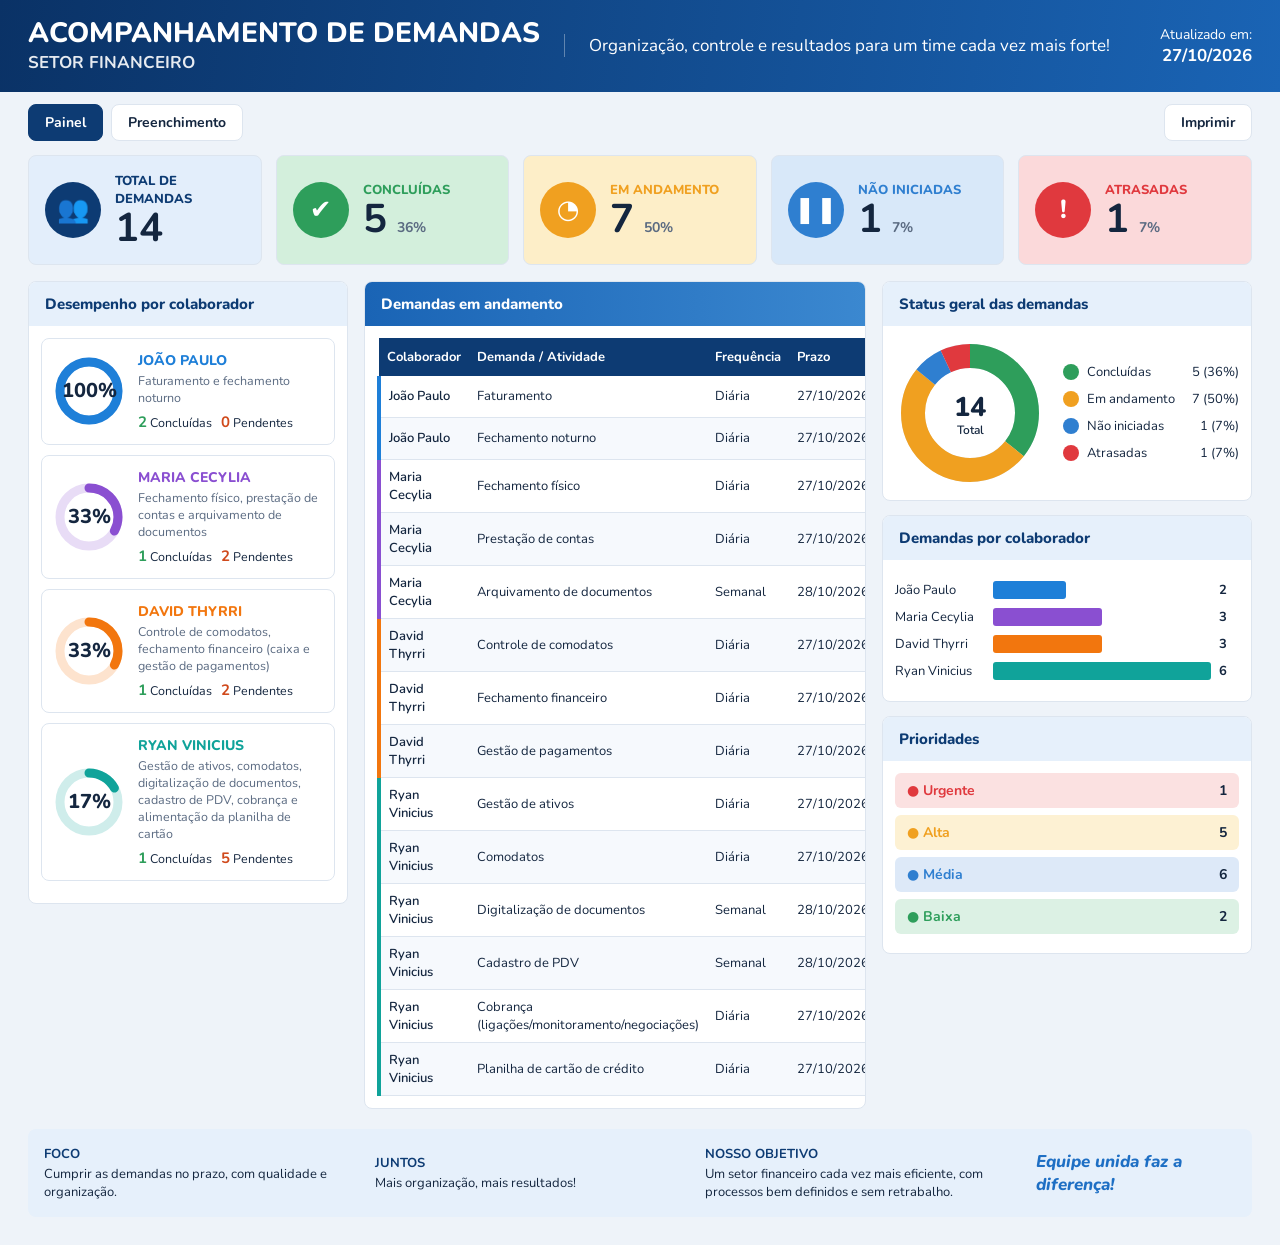
<file: public/assets/aistudio/Acompanhamento_de_Demandas___Setor_Financeiro_8f1d2544.html>
<!DOCTYPE html>
<html lang="pt-BR">
<head>
<meta charset="utf-8">
<meta name="viewport" content="width=device-width, initial-scale=1, viewport-fit=cover">
<title>Acompanhamento de Demandas – Setor Financeiro</title>
<link href="https://fonts.googleapis.com/css2?family=Nunito:wght@400;600;700;800&display=swap" rel="stylesheet">
<style>
:root{--bg:#eef3f9;--card:#fff;--ink:#14263f;--mut:#5b6b82;--line:#dde5ef;--navy:#0d3b73;--blue:#1e6fc4;--soft:#e6f0fb;--row:#f6f9fd;
box-sizing:border-box;padding-top:env(safe-area-inset-top,0px);padding-bottom:env(safe-area-inset-bottom,0px)}
@media(prefers-color-scheme:dark){:root:not([data-theme="light"]){--bg:#0e1623;--card:#172336;--ink:#e8eef7;--mut:#9fb0c8;--line:#273650;--soft:#1c2d47;--row:#1a2840}}
:root[data-theme="dark"]{--bg:#0e1623;--card:#172336;--ink:#e8eef7;--mut:#9fb0c8;--line:#273650;--soft:#1c2d47;--row:#1a2840}
html{scroll-padding-top:env(safe-area-inset-top,0px)}
*{box-sizing:border-box}
body{margin:0;background:var(--bg);color:var(--ink);font-family:'Nunito',system-ui,Arial,sans-serif;font-size:14px}
header{background:linear-gradient(100deg,#0a3266,#1a64b5);color:#fff;padding:18px 28px;display:flex;gap:24px;align-items:center;flex-wrap:wrap}
header h1{margin:0;font-size:28px;font-weight:800;line-height:1.1}
header h2{margin:2px 0 0;font-size:17px;font-weight:700;opacity:.9}
.slogan{flex:1;border-left:1px solid #fff5;padding-left:24px;font-size:17px;min-width:200px}
.upd{text-align:right;font-size:14px}.upd b{font-size:17px;display:block}
nav{display:flex;gap:8px;padding:12px 28px 0;flex-wrap:wrap}
nav button,.btn{font:inherit;font-weight:700;border:1px solid var(--line);background:var(--card);color:var(--ink);padding:8px 16px;border-radius:8px;cursor:pointer}
nav button.on{background:var(--navy);color:#fff;border-color:var(--navy)}
.btn.pri{background:var(--blue);color:#fff;border-color:var(--blue)}.btn.del{color:#c62828;padding:4px 10px}
button:focus-visible,input:focus-visible,select:focus-visible{outline:2px solid var(--blue);outline-offset:1px}
main{padding:14px 28px 28px}
.kpis{display:grid;grid-template-columns:repeat(5,1fr);gap:14px}
.kpi{border-radius:8px;padding:16px;display:flex;gap:14px;align-items:center;border:1px solid var(--line)}
.kpi i{width:56px;height:56px;border-radius:50%;display:grid;place-items:center;color:#fff;font-style:normal;font-size:26px;font-weight:800;flex:none}
.kpi small{font-weight:800;font-size:13px;display:block}.kpi b{font-size:40px;line-height:1}.kpi span{font-weight:700;margin-left:10px;font-size:14px;color:var(--mut)}
.grid{display:grid;grid-template-columns:320px 1fr 370px;gap:16px;margin-top:16px;align-items:start}
.panel{background:var(--card);border:1px solid var(--line);border-radius:8px;overflow:hidden;margin-bottom:14px}
.panel>h3{margin:0;padding:12px 16px;font-size:15px;font-weight:800;color:var(--navy);background:var(--soft)}
:root[data-theme="dark"] .panel>h3{color:#cfe2fb}
@media(prefers-color-scheme:dark){:root:not([data-theme="light"]) .panel>h3{color:#cfe2fb}}
.panel>div{padding:12px}
.panel.hd>h3{background:linear-gradient(90deg,#1a64b5,#3b88d0);color:#fff}
.colab{display:flex;gap:14px;align-items:center;border:1px solid var(--line);border-radius:8px;padding:12px;margin-bottom:10px}
.colab h4{margin:0 0 2px;font-size:14px;font-weight:800}.colab p{margin:0 0 6px;font-size:12.5px;color:var(--mut)}
.colab .n{font-size:12.5px}.colab .n b{font-size:15px;margin-right:3px}
.ring{width:70px;height:70px;flex:none}.ring text{font-weight:800;font-size:20px;fill:var(--ink)}
.tw{overflow-x:auto}table{border-collapse:collapse;width:100%;min-width:560px}
.dt th{background:var(--navy);color:#fff;text-align:left;padding:10px 8px;font-size:13px}
.dt td{padding:8px;border-bottom:1px solid var(--line);font-size:13px}.dt tr:nth-child(even) td{background:var(--row)}
.dt td:first-child{border-left:4px solid var(--c);font-weight:600}
.pill{display:inline-block;padding:4px 12px;border-radius:6px;font-weight:700;font-size:12.5px;white-space:nowrap}
.legend{display:grid;gap:9px;font-size:13px}.legend div{display:flex;align-items:center;gap:8px}.legend i{width:16px;height:16px;border-radius:50%}.legend span{margin-left:auto;white-space:nowrap}
.donut{display:flex;gap:18px;align-items:center}.donut svg{width:150px;height:150px;flex:none}.donut text{fill:var(--ink);font-weight:800}
.bar{display:grid;grid-template-columns:90px 1fr 20px;gap:8px;align-items:center;margin:9px 0;font-size:13px}.bar div{height:18px;border-radius:3px}
.prio{display:flex;justify-content:space-between;padding:8px 12px;border-radius:6px;margin-bottom:7px;font-weight:700}
.foot{margin-top:6px;background:var(--soft);border-radius:8px;padding:16px;display:grid;grid-template-columns:repeat(3,1fr) auto;gap:20px;align-items:center;font-size:13px}
.foot b{display:block;color:var(--navy);margin-bottom:2px}.foot em{font-weight:800;color:var(--blue);font-size:17px;max-width:200px}
:root[data-theme="dark"] .foot b{color:#9cc4f5}
@media(prefers-color-scheme:dark){:root:not([data-theme="light"]) .foot b{color:#9cc4f5}}
.empty{color:var(--mut);padding:10px;text-align:center}
/* formulário */
.ed input,.ed select{font:inherit;width:100%;padding:6px 8px;border:1px solid var(--line);border-radius:6px;background:var(--card);color:var(--ink);min-width:80px}
.ed input[type=color]{padding:0;height:32px;min-width:44px;width:44px}
.ed td{padding:5px;border-bottom:1px solid var(--line)}.ed th{text-align:left;padding:8px 5px;font-size:12.5px;color:var(--mut)}
.ed .fg{display:grid;grid-template-columns:repeat(auto-fit,minmax(220px,1fr));gap:10px}.ed label{font-size:12.5px;font-weight:700;color:var(--mut);display:block}
.bar-actions{display:flex;gap:8px;flex-wrap:wrap;margin-top:10px}
@media(max-width:1180px){.grid{grid-template-columns:1fr 1fr}.grid>.mid{grid-column:1/-1;order:-1}.kpis{grid-template-columns:repeat(3,1fr)}}
@media(max-width:700px){main,nav,header{padding-left:14px;padding-right:14px}.grid{grid-template-columns:1fr}.kpis{grid-template-columns:1fr 1fr}.foot{grid-template-columns:1fr}.slogan{border:0;padding:0}.upd{text-align:left}}
@media print{nav,#ed{display:none!important}#dash{display:block!important}}
</style>
</head>
<body>
<header>
  <div><h1 id="t-titulo"></h1><h2 id="t-setor"></h2></div>
  <div class="slogan" id="t-slogan"></div>
  <div class="upd">Atualizado em:<b id="t-data"></b></div>
</header>
<nav>
  <button id="b-dash" class="on">Painel</button>
  <button id="b-ed">Preenchimento</button>
  <button class="btn" id="b-print" style="margin-left:auto">Imprimir</button>
</nav>
<main>
<section id="dash">
  <div class="kpis" id="kpis"></div>
  <div class="grid">
    <div class="panel"><h3>Desempenho por colaborador</h3><div id="perf"></div></div>
    <div class="mid panel hd"><h3>Demandas em andamento</h3><div class="tw"><table class="dt"><thead><tr><th>Colaborador</th><th>Demanda / Atividade</th><th>Frequência</th><th>Prazo</th><th>Status</th></tr></thead><tbody id="rows"></tbody></table></div></div>
    <div>
      <div class="panel"><h3>Status geral das demandas</h3><div class="donut"><svg viewBox="0 0 100 100" id="donut"></svg><div class="legend" id="legend" style="flex:1"></div></div></div>
      <div class="panel"><h3>Demandas por colaborador</h3><div id="bars"></div></div>
      <div class="panel"><h3>Prioridades</h3><div id="prios"></div></div>
    </div>
  </div>
  <div class="foot" id="foot"></div>
</section>

<section id="ed" class="ed" hidden>
  <div class="panel"><h3>1. Textos e data do painel</h3><div><div class="fg" id="f-textos"></div></div></div>
  <div class="panel"><h3>2. Colaboradores</h3><div class="tw"><table><thead><tr><th>Nome</th><th>Atividades (descrição)</th><th>Cor</th><th></th></tr></thead><tbody id="e-colabs"></tbody></table>
    <div class="bar-actions"><button class="btn pri" id="add-c">+ Adicionar colaborador</button></div></div></div>
  <div class="panel"><h3>3. Demandas</h3><div class="tw"><table style="min-width:900px"><thead><tr><th>Colaborador</th><th>Demanda / Atividade</th><th>Frequência</th><th>Prazo</th><th>Status</th><th>Prioridade</th><th></th></tr></thead><tbody id="e-dem"></tbody></table>
    <div class="bar-actions"><button class="btn pri" id="add-d">+ Adicionar demanda</button><button class="btn" id="reset">Restaurar exemplo</button><button class="btn" id="clear">Limpar tudo</button></div></div></div>
</section>
</main>
<script>
const ST={conc:['Concluída','#2e9e5b','#d3efdc','Concluídas'],and:['Em andamento','#f0a020','#fdeec8','Em andamento'],nao:['Não iniciada','#2f7fd0','#d8e8f9','Não iniciadas'],atr:['Atrasada','#e0393e','#fbd9da','Atrasadas']};
const PR={urg:['Urgente','#e0393e','#fbe1e1'],alta:['Alta','#f0a020','#fdf1d3'],med:['Média','#2f7fd0','#dde9f8'],bai:['Baixa','#2e9e5b','#dcf1e4']};
const FQ=['Diária','Semanal','Quinzenal','Mensal','Pontual'];
const KEY='painel-fin-v1';
const textos={titulo:'ACOMPANHAMENTO DE DEMANDAS',setor:'SETOR FINANCEIRO',slogan:'Organização, controle e resultados para um time cada vez mais forte!',data:'2026-10-27',
f1t:'FOCO',f1:'Cumprir as demandas no prazo, com qualidade e organização.',f2t:'JUNTOS',f2:'Mais organização, mais resultados!',f3t:'NOSSO OBJETIVO',f3:'Um setor financeiro cada vez mais eficiente, com processos bem definidos e sem retrabalho.',f4:'Equipe unida faz a diferença!'};
const LBL={titulo:'Título',setor:'Setor',slogan:'Frase do cabeçalho',data:'Data de atualização',f1t:'Rodapé 1 – título',f1:'Rodapé 1 – texto',f2t:'Rodapé 2 – título',f2:'Rodapé 2 – texto',f3t:'Rodapé 3 – título',f3:'Rodapé 3 – texto',f4:'Frase final'};
const seed=()=>{const d=(c,a,f,p,s,pr)=>({c,a,f,p,s,pr});
return{t:{...textos},
cs:[{n:'João Paulo',d:'Faturamento e fechamento noturno',c:'#1e7fd8'},{n:'Maria Cecylia',d:'Fechamento físico, prestação de contas e arquivamento de documentos',c:'#8a4fd1'},{n:'David Thyrri',d:'Controle de comodatos, fechamento financeiro (caixa e gestão de pagamentos)',c:'#f2760e'},{n:'Ryan Vinicius',d:'Gestão de ativos, comodatos, digitalização de documentos, cadastro de PDV, cobrança e alimentação da planilha de cartão',c:'#10a39a'}],
ds:[d(0,'Faturamento','Diária','2026-10-27','conc','alta'),d(0,'Fechamento noturno','Diária','2026-10-27','conc','alta'),d(1,'Fechamento físico','Diária','2026-10-27','and','alta'),d(1,'Prestação de contas','Diária','2026-10-27','conc','med'),d(1,'Arquivamento de documentos','Semanal','2026-10-28','and','bai'),d(2,'Controle de comodatos','Diária','2026-10-27','conc','med'),d(2,'Fechamento financeiro','Diária','2026-10-27','and','alta'),d(2,'Gestão de pagamentos','Diária','2026-10-27','atr','urg'),d(3,'Gestão de ativos','Diária','2026-10-27','and','med'),d(3,'Comodatos','Diária','2026-10-27','and','med'),d(3,'Digitalização de documentos','Semanal','2026-10-28','nao','bai'),d(3,'Cadastro de PDV','Semanal','2026-10-28','and','med'),d(3,'Cobrança (ligações/monitoramento/negociações)','Diária','2026-10-27','and','med'),d(3,'Planilha de cartão de crédito','Diária','2026-10-27','conc','alta')]}};
let S;try{S=JSON.parse(localStorage.getItem(KEY))}catch(e){}
if(!S||!S.cs||!S.ds)S=seed();S.t={...textos,...S.t};
const $=id=>document.getElementById(id);
const esc=s=>String(s??'').replace(/[&<>"']/g,m=>({'&':'&amp;','<':'&lt;','>':'&gt;','"':'&quot;',"'":'&#39;'}[m]));
const fmt=d=>d&&d.includes('-')?d.split('-').reverse().join('/'):(d||'');
const pct=(a,b)=>b?Math.round(a/b*100):0;
function save(){try{localStorage.setItem(KEY,JSON.stringify(S))}catch(e){}renderDash()}
function opt(map,sel){return Object.entries(map).map(([k,v])=>`<option value="${k}"${k===sel?' selected':''}>${v[0]}</option>`).join('')}
function ring(p,c){const r=29,L=2*Math.PI*r;return `<svg class="ring" viewBox="0 0 70 70"><circle cx="35" cy="35" r="${r}" fill="none" stroke="${c}33" stroke-width="9"/><circle cx="35" cy="35" r="${r}" fill="none" stroke="${c}" stroke-width="9" stroke-linecap="round" stroke-dasharray="${L*p/100} ${L}" transform="rotate(-90 35 35)"/><text x="35" y="41" text-anchor="middle">${p}%</text></svg>`}
function renderDash(){
 const t=S.t,ds=S.ds,tot=ds.length,cnt=k=>ds.filter(x=>x.s===k).length;
 $('t-titulo').textContent=t.titulo;$('t-setor').textContent=t.setor;$('t-slogan').textContent=t.slogan;$('t-data').textContent=fmt(t.data);
 const K=[['TOTAL DE DEMANDAS',tot,'👥','#0d3b73','#e3eefb',''],...Object.entries(ST).map(([k,v])=>[v[3].toUpperCase(),cnt(k),{conc:'✔',and:'◔',nao:'❚❚',atr:'!'}[k],v[1],v[2],pct(cnt(k),tot)+'%'])];
 $('kpis').innerHTML=K.map(k=>`<div class="kpi" style="background:${k[4]};color:#14263f"><i style="background:${k[3]}">${k[2]}</i><div><small style="color:${k[3]}">${k[0]}</small><b>${k[1]}</b><span>${k[5]}</span></div></div>`).join('');
 $('perf').innerHTML=S.cs.map((c,i)=>{const m=ds.filter(x=>x.c===i),ok=m.filter(x=>x.s==='conc').length,p=pct(ok,m.length);
  return `<div class="colab">${ring(p,c.c)}<div><h4 style="color:${c.c}">${esc(c.n).toUpperCase()}</h4><p>${esc(c.d)}</p><div class="n"><b style="color:#2e9e5b">${ok}</b>Concluídas &nbsp; <b style="color:#d04a1c">${m.length-ok}</b>Pendentes</div></div></div>`}).join('')||'<div class="empty">Adicione colaboradores</div>';
 $('rows').innerHTML=ds.map(x=>{const c=S.cs[x.c],s=ST[x.s];return `<tr><td style="--c:${c?c.c:'#999'}">${esc(c?c.n:'—')}</td><td>${esc(x.a)}</td><td>${esc(x.f)}</td><td>${fmt(x.p)}</td><td><span class="pill" style="background:${s[2]};color:${s[1]==='#f0a020'?'#a76600':s[1]}">${s[0]}</span></td></tr>`}).join('')||'<tr><td colspan="5" class="empty">Nenhuma demanda cadastrada</td></tr>';
 let off=0;const L=2*Math.PI*38;
 $('donut').innerHTML=`<circle cx="50" cy="50" r="38" fill="none" stroke="var(--line)" stroke-width="16"/>`+Object.entries(ST).map(([k,v])=>{const n=cnt(k);if(!n)return'';const len=L*n/tot,s=`<circle cx="50" cy="50" r="38" fill="none" stroke="${v[1]}" stroke-width="16" stroke-dasharray="${len} ${L-len}" stroke-dashoffset="${-off}" transform="rotate(-90 50 50)"/>`;off+=len;return s}).join('')+`<text x="50" y="52" text-anchor="middle" font-size="18">${tot}</text><text x="50" y="64" text-anchor="middle" font-size="8" style="font-weight:600">Total</text>`;
 $('legend').innerHTML=Object.entries(ST).map(([k,v])=>`<div><i style="background:${v[1]}"></i>${v[3]}<span>${cnt(k)} (${pct(cnt(k),tot)}%)</span></div>`).join('');
 const by=S.cs.map((c,i)=>ds.filter(x=>x.c===i).length),mx=Math.max(1,...by);
 $('bars').innerHTML=S.cs.map((c,i)=>`<div class="bar"><span>${esc(c.n)}</span><div style="background:${c.c};width:${by[i]/mx*100}%;min-width:3px"></div><b>${by[i]}</b></div>`).join('');
 $('prios').innerHTML=Object.entries(PR).map(([k,v])=>`<div class="prio" style="background:${v[2]};color:#14263f"><span style="color:${v[1]}">● ${v[0]}</span><span>${ds.filter(x=>x.pr===k).length}</span></div>`).join('');
 $('foot').innerHTML=`<div><b>${esc(t.f1t)}</b>${esc(t.f1)}</div><div><b>${esc(t.f2t)}</b>${esc(t.f2)}</div><div><b>${esc(t.f3t)}</b>${esc(t.f3)}</div><em>${esc(t.f4)}</em>`}
function renderEdit(){
 $('e-colabs').innerHTML=S.cs.map((c,i)=>`<tr><td><input data-c="${i}" data-k="n" value="${esc(c.n)}"></td><td><input data-c="${i}" data-k="d" value="${esc(c.d)}" style="min-width:260px"></td><td><input type="color" data-c="${i}" data-k="c" value="${c.c}"></td><td><button class="btn del" data-dc="${i}" title="Remover">✕</button></td></tr>`).join('');
 $('e-dem').innerHTML=S.ds.map((x,i)=>`<tr><td><select data-d="${i}" data-k="c">${S.cs.map((c,j)=>`<option value="${j}"${j===x.c?' selected':''}>${esc(c.n)}</option>`).join('')}</select></td><td><input data-d="${i}" data-k="a" value="${esc(x.a)}" style="min-width:220px"></td><td><select data-d="${i}" data-k="f">${FQ.map(f=>`<option${f===x.f?' selected':''}>${f}</option>`).join('')}</select></td><td><input type="date" data-d="${i}" data-k="p" value="${x.p}"></td><td><select data-d="${i}" data-k="s">${opt(ST,x.s)}</select></td><td><select data-d="${i}" data-k="pr">${opt(PR,x.pr)}</select></td><td><button class="btn del" data-dd="${i}" title="Remover">✕</button></td></tr>`).join('')}
$('f-textos').innerHTML=Object.keys(LBL).map(k=>`<div><label for="x-${k}">${LBL[k]}</label><input id="x-${k}" data-t="${k}" type="${k==='data'?'date':'text'}" value="${esc(S.t[k])}"></div>`).join('');
$('ed').addEventListener('input',e=>{const el=e.target,k=el.dataset.k;
 if(el.dataset.t){S.t[el.dataset.t]=el.value}
 else if(el.dataset.c!==undefined){S.cs[el.dataset.c][k]=el.value}
 else if(el.dataset.d!==undefined){S.ds[el.dataset.d][k]=k==='c'?+el.value:el.value}
 else return;save()});
$('ed').addEventListener('click',e=>{const b=e.target.closest('button');if(!b)return;
 if(b.dataset.dc!==undefined){const i=+b.dataset.dc;if(!confirm('Remover colaborador e as demandas dele?'))return;S.ds=S.ds.filter(x=>x.c!==i);S.ds.forEach(x=>{if(x.c>i)x.c--});S.cs.splice(i,1)}
 else if(b.dataset.dd!==undefined){S.ds.splice(+b.dataset.dd,1)}
 else if(b.id==='add-c'){S.cs.push({n:'Novo colaborador',d:'',c:'#1e7fd8'})}
 else if(b.id==='add-d'){if(!S.cs.length){alert('Cadastre um colaborador primeiro.');return}S.ds.push({c:0,a:'',f:'Diária',p:S.t.data,s:'nao',pr:'med'})}
 else if(b.id==='reset'){if(!confirm('Restaurar os dados de exemplo?'))return;S=seed()}
 else if(b.id==='clear'){if(!confirm('Apagar todos os colaboradores e demandas?'))return;S.cs=[];S.ds=[]}
 else return;save();renderEdit()});
function tab(ed){$('dash').hidden=ed;$('ed').hidden=!ed;$('b-dash').classList.toggle('on',!ed);$('b-ed').classList.toggle('on',ed)}
$('b-dash').onclick=()=>tab(false);$('b-ed').onclick=()=>tab(true);$('b-print').onclick=()=>{tab(false);window.print()};
renderDash();renderEdit();
</script>
</body>
</html>
</file>
